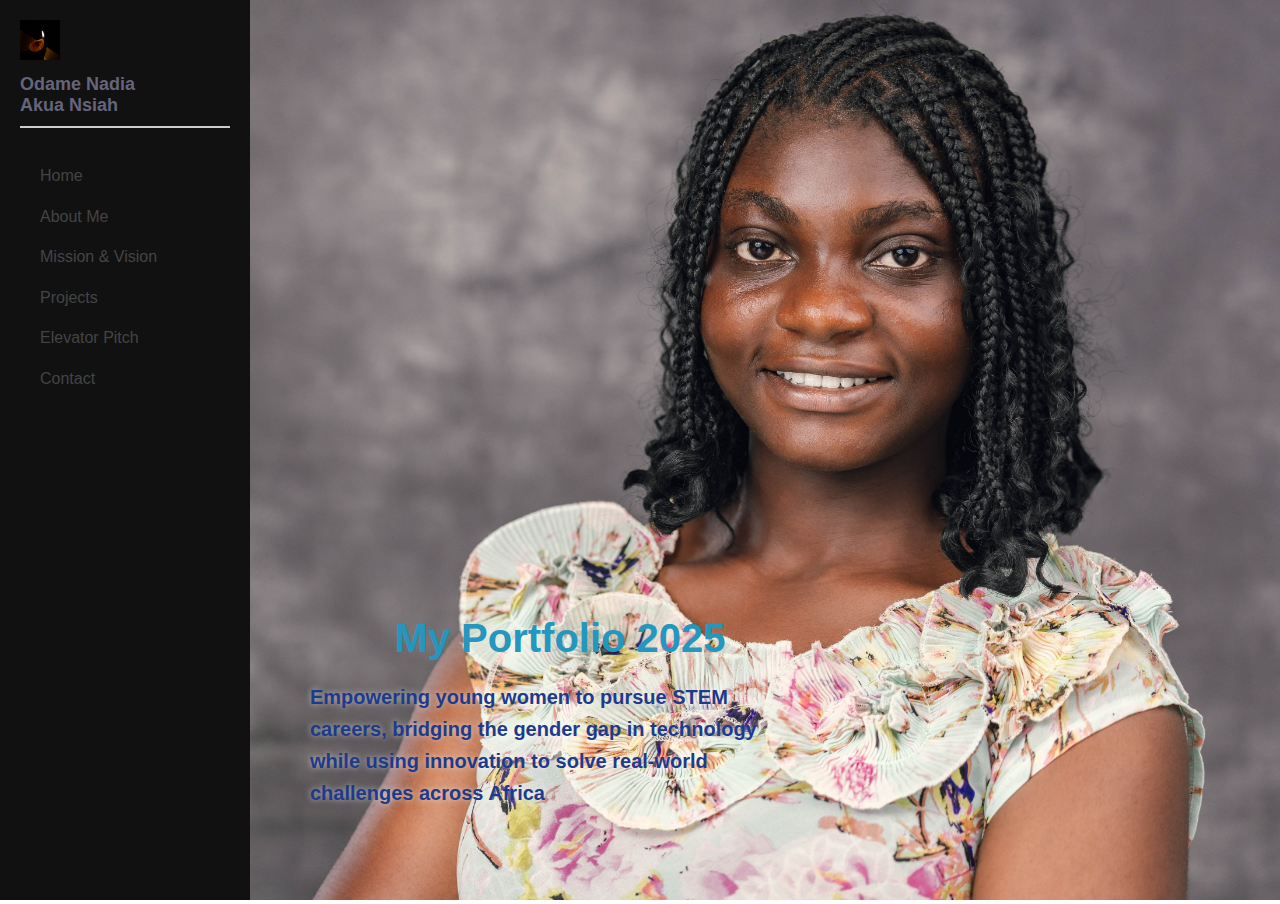
<file: index.html>
<!DOCTYPE html>
<html lang="en">
<head>
  <meta charset="UTF-8">
  <meta name="viewport" content="width=device-width, initial-scale=1.0">
  <title>Nadiya Portfolio 2025</title>
  <link rel="stylesheet" href="style.css">
</head>
<body class="home">
  <div class="container">
    <!-- Sidebar -->
    <nav class="sidebar">
      <div class="logo">
        <img src="images/logo.jpg" alt="My Logo">
      </div>
      <h2>Odame Nadia<br>Akua Nsiah</h2>
      <hr>
      <ul>
        <li><a href="index.html">Home</a></li>
        <li><a href="about.html">About Me</a></li>
        <li><a href="mission.html">Mission & Vision</a></li>
        <li><a href="projects.html">Projects</a></li>
        <li><a href="pitch.html">Elevator Pitch</a></li>
        <li><a href="contact.html">Contact</a></li>
      </ul>
    </nav>

    <!-- Main Section -->
    <section class="main">
      <img src="images/Nadia.jpeg" alt="Nadiya">
      <div class="text-overlay">
        <h1>My Portfolio 2025</h1>
        <p class="mission"><strong>Empowering young women to pursue STEM careers,
    bridging the gender gap in technology while using innovation to solve
    real-world challenges across Africa</strong></p>
      </div>
    </section>
  </div>
</body>
</html>
</file>
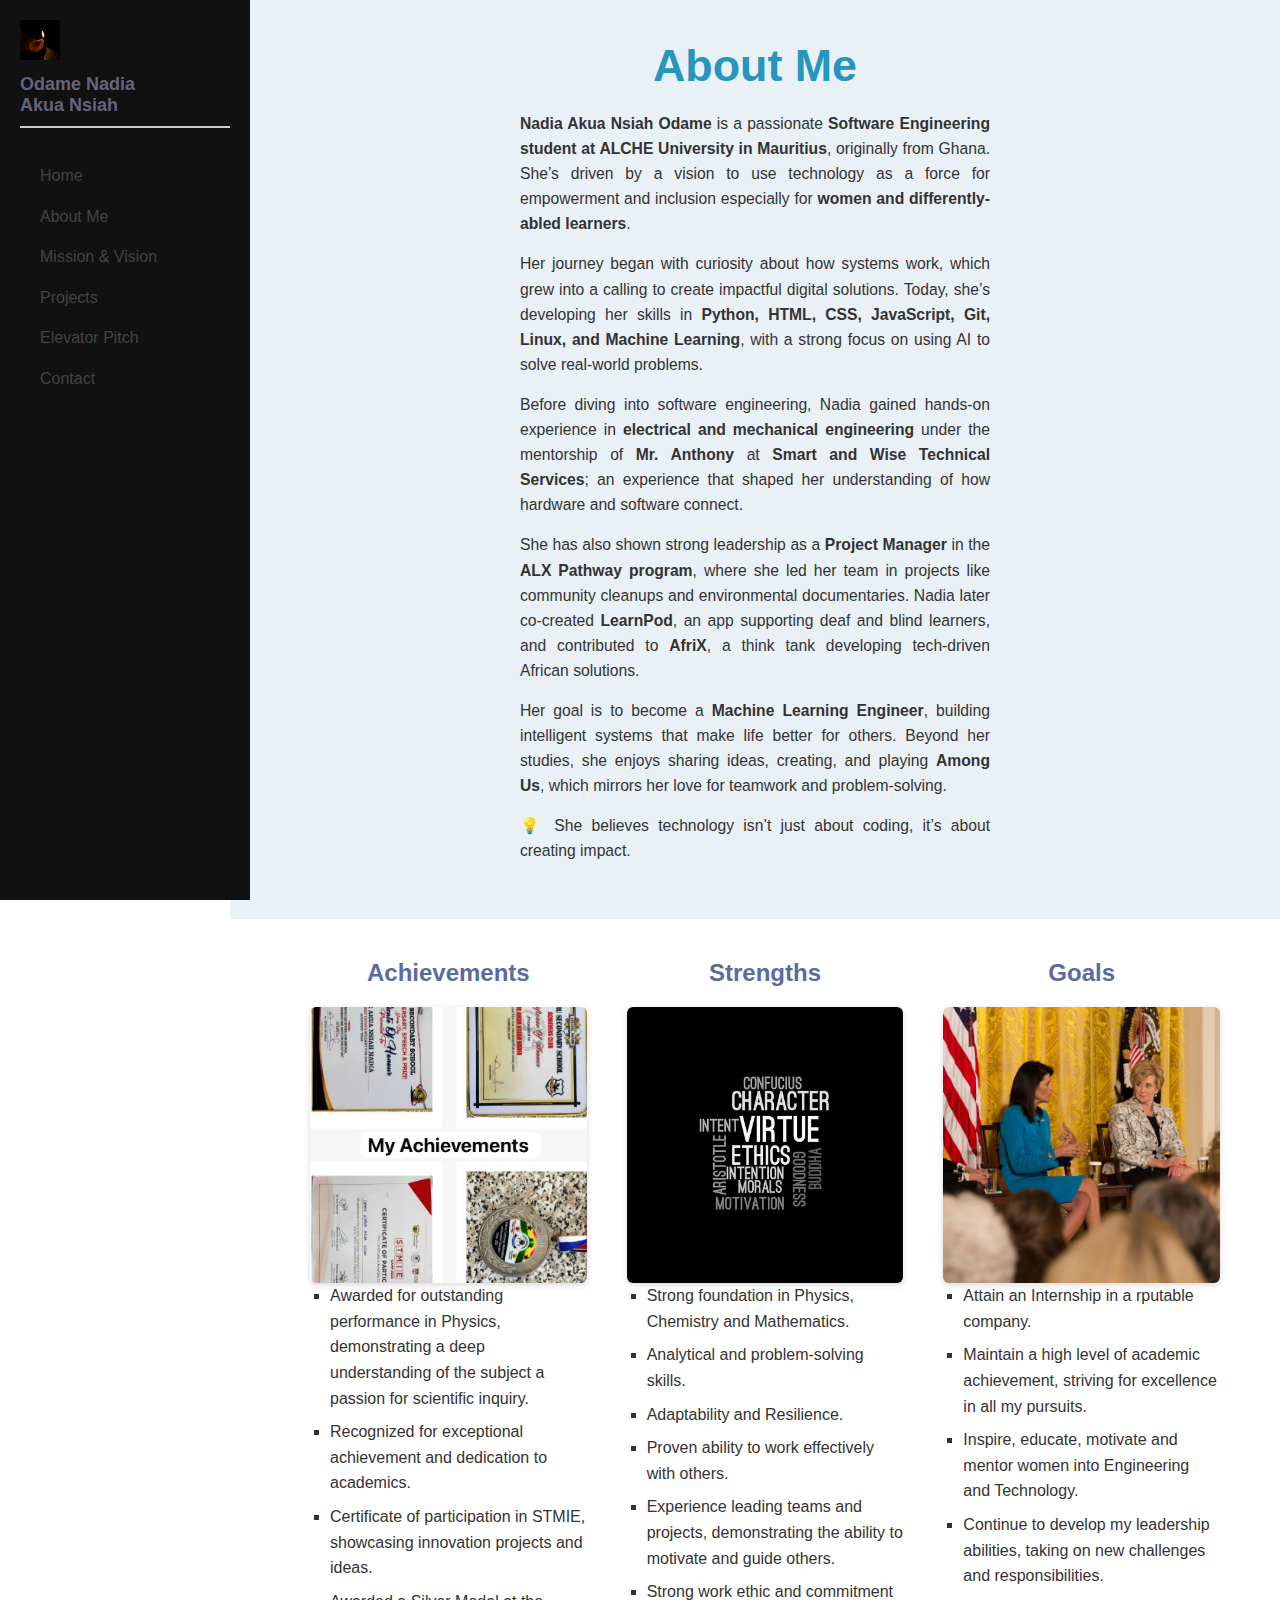
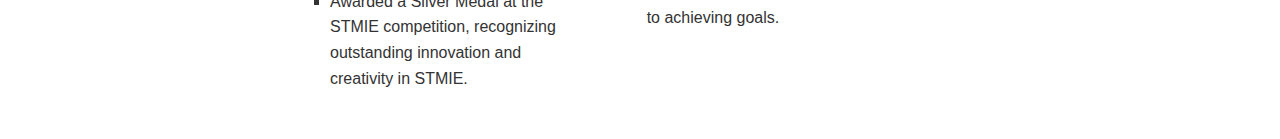
<file: about.html>
<!DOCTYPE html>
<html lang="en">
<head>
  <meta charset="UTF-8">
  <meta name="viewport" content="width=device-width, initial-scale=1.0">
  <title>About Me | Diya Impact Hub</title>
  <link rel="stylesheet" href="style.css">
</head>
<body>
  <div class="container">
    <!-- Sidebar -->
    <nav class="sidebar">
      <div class="logo">
        <img src="images/logo.jpg" alt="My Logo">
      </div>
      <h2>Odame Nadia<br>Akua Nsiah</h2>
      <hr>
      <ul>
        <li><a href="index.html">Home</a></li>
        <li><a href="about.html">About Me</a></li>
        <li><a href="mission.html">Mission & Vision</a></li>
        <li><a href="projects.html">Projects</a></li>
        <li><a href="pitch.html">Elevator Pitch</a></li>
        <li><a href="contact.html">Contact</a></li>
      </ul>
    </nav>
    <!-- Main Content -->
<main>
    <section id="about">
        <h1>About Me</h1>
        <p><strong>Nadia Akua Nsiah Odame</strong> is a passionate <strong>Software Engineering student at ALCHE University in Mauritius</strong>, originally from Ghana. She’s driven by a vision to use technology as a force for empowerment and inclusion especially for <strong>women and differently-abled learners</strong>.</p>
        <p>Her journey began with curiosity about how systems work, which grew into a calling to create impactful digital solutions. Today, she’s developing her skills in <strong>Python, HTML, CSS, JavaScript, Git, Linux, and Machine Learning</strong>, with a strong focus on using AI to solve real-world problems.</p>
        <p>Before diving into software engineering, Nadia gained hands-on experience in <strong>electrical and mechanical engineering</strong> under the mentorship of <strong>Mr. Anthony</strong> at <strong>Smart and Wise Technical Services</strong>; an experience that shaped her understanding of how hardware and software connect.</p>
        <p>She has also shown strong leadership as a <strong>Project Manager</strong> in the <strong>ALX Pathway program</strong>, where she led her team in projects like community cleanups and environmental documentaries. Nadia later co-created <strong>LearnPod</strong>, an app supporting deaf and blind learners, and contributed to <strong>AfriX</strong>, a think tank developing tech-driven African solutions.</p>
        <p>Her goal is to become a <strong>Machine Learning Engineer</strong>, building intelligent systems that make life better for others. Beyond her studies, she enjoys sharing ideas, creating, and playing <strong>Among Us</strong>, which mirrors her love for teamwork and problem-solving.</p>
        <p>💡 She believes technology isn’t just about coding, it’s about creating impact.</p>
    </section>
    <section class="three-columns">
  <div class="column">
    <h2>Achievements</h2>
    <div class="image-grid">
      <img src="images/achievement1.jpg" alt="Certificates">
    </div>
    <ul>
      <li>Awarded for outstanding performance in Physics, demonstrating a deep understanding of the subject a passion for scientific inquiry.</li>
      <li>Recognized for exceptional achievement and dedication to academics.</li>
      <li>Certificate of participation in STMIE, showcasing innovation projects and ideas.</li>
      <li>Awarded a Silver Medal at the STMIE competition, recognizing outstanding innovation and creativity in STMIE.</li>
    </ul>
  </div>

  <div class="column">
    <h2>Strengths</h2>
    <img src="images/strength.jpg" alt="Word Cloud" class="main-image">
    <ul>
      <li>Strong foundation in Physics, Chemistry and Mathematics.</li>
      <li>Analytical and problem-solving skills.</li>
      <li>Adaptability and Resilience.</li>
      <li>Proven ability to work effectively with others.</li>
      <li>Experience leading teams and projects, demonstrating the ability to motivate and guide others.</li>
      <li>Strong work ethic and commitment to achieving goals.</li>
    </ul>
  </div>

  <div class="column">
    <h2>Goals</h2>
    <img src="images/goal.jpg" alt="Goals Discussion" class="main-image">
    <ul>
      <li>Attain an Internship in a rputable company.</li>
      <li>Maintain a high level of academic achievement, striving for excellence in all my pursuits.</li>
      <li>Inspire, educate, motivate and mentor women into Engineering and Technology.</li>
      <li>Continue to develop my leadership abilities, taking on new challenges and responsibilities.</li>
    </ul>
  </div>
</section>
</main>
    </div>
</body>
</html>
</file>
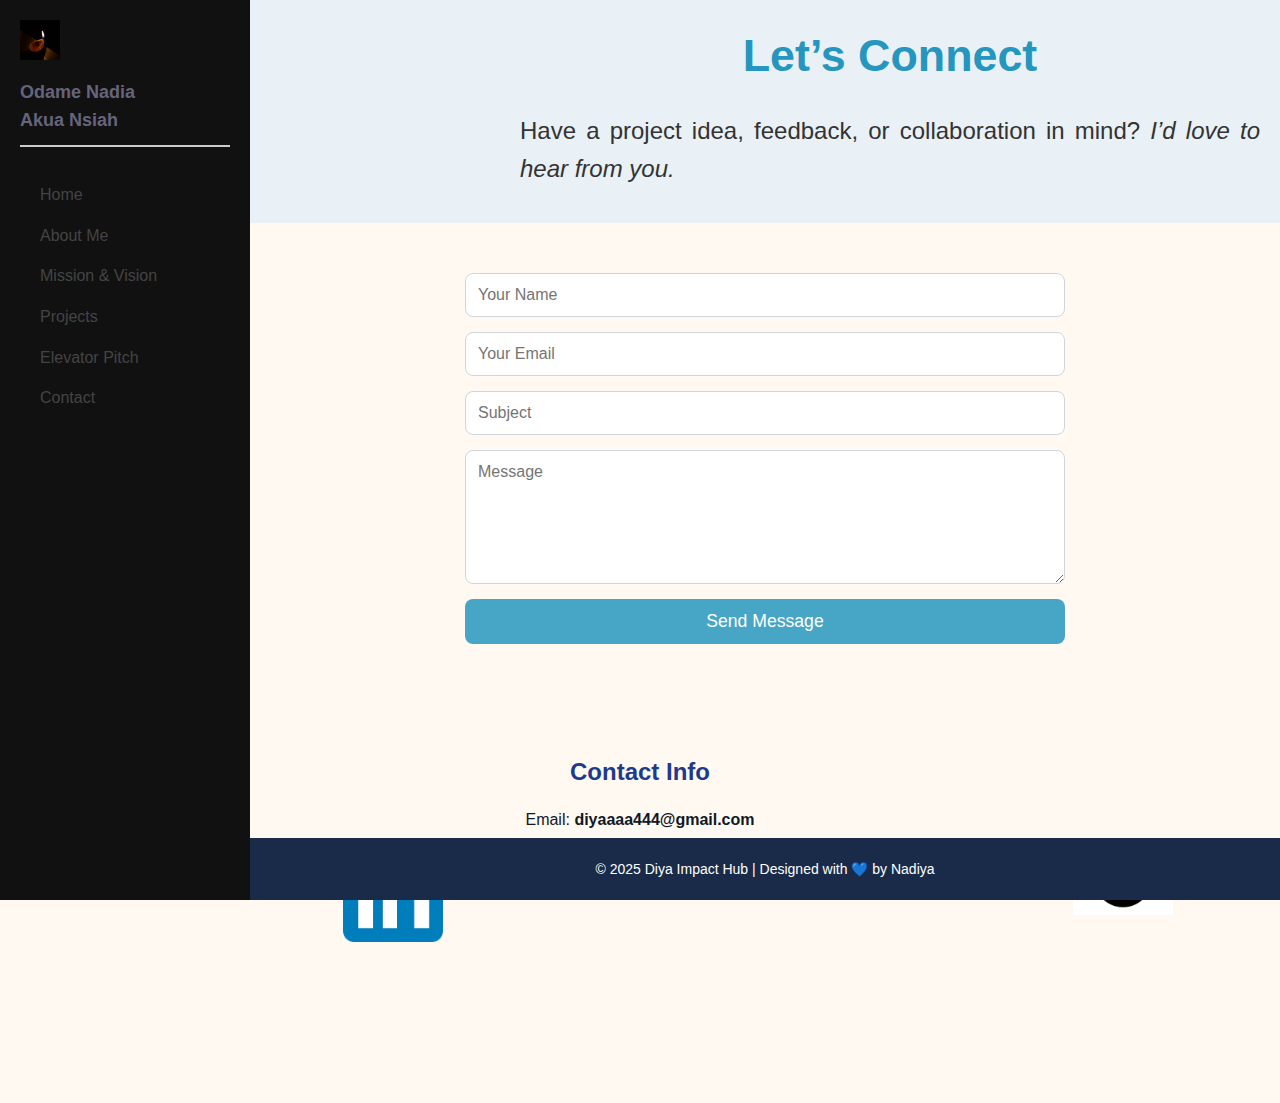
<file: contact.html>
<!DOCTYPE html>
<html lang="en">
<head>
  <meta charset="UTF-8">
  <meta name="viewport" content="width=device-width, initial-scale=1.0">
  <title>Nadiya Portfolio 2025</title>
  <link rel="stylesheet" href="style.css">
</head>
<body class="contact">
  <div class="container">
    <!-- Sidebar -->
    <nav class="sidebar">
      <div class="logo">
        <img src="images/logo.jpg" alt="My Logo">
      </div>
      <h2>Odame Nadia<br>Akua Nsiah</h2>
      <hr>
      <ul>
        <li><a href="index.html">Home</a></li>
        <li><a href="about.html">About Me</a></li>
        <li><a href="mission.html">Mission & Vision</a></li>
        <li><a href="projects.html">Projects</a></li>
        <li><a href="pitch.html">Elevator Pitch</a></li>
        <li><a href="contact.html">Contact</a></li>
      </ul>
    </nav>
    <main>
    <section id="contact-hero">
    <h1>Let’s Connect</h1>
    <p>Have a project idea, feedback, or collaboration in mind? <em>I’d love to hear from you.</em></p>
     </section>

  <section class="contact-container">
    <form class="contact-form">
      <input type="text" placeholder="Your Name" required>
      <input type="email" placeholder="Your Email" required>
      <input type="text" placeholder="Subject" required>
      <textarea placeholder="Message" rows="6" required></textarea>
      <button type="submit">Send Message</button>
      <p id="successMessage" style="display: none; color: green; text-align: center; font-weight: bold;">
  ✅ Thank you! Your message has been sent.
</p>
    </form>

    <div class="contact-info">
      <h2>Contact Info</h2>
      <p>Email: <strong>diyaaaa444@gmail.com</strong></p>
      <div class="social-links">
        <a href="#"><img src="images/linkedIn.png" alt="LinkedIn"></a>
        <a href="#"><img src="images/github.png" alt="GitHub"></a>
        <a href="#"><img src="images/twitter.png" alt="Twitter"></a>
      </div>
    </div>
  </section>
  </main>
  <footer>
    <p>© 2025 Diya Impact Hub | Designed with 💙 by Nadiya</p>
  </footer>
  <script>
  const form = document.getElementById('contactForm');
  const message = document.getElementById('successMessage');

  form.addEventListener('submit', function(event) {
    event.preventDefault(); // Stop the form from reloading the page
    message.style.display = 'block'; // Show success message
    form.reset(); // Clear the input fields

    // Optional: hide the message after 4 seconds
    setTimeout(() => {
      message.style.display = 'none';
    }, 4000);
  });
</script>

</body>
</html>
</file>
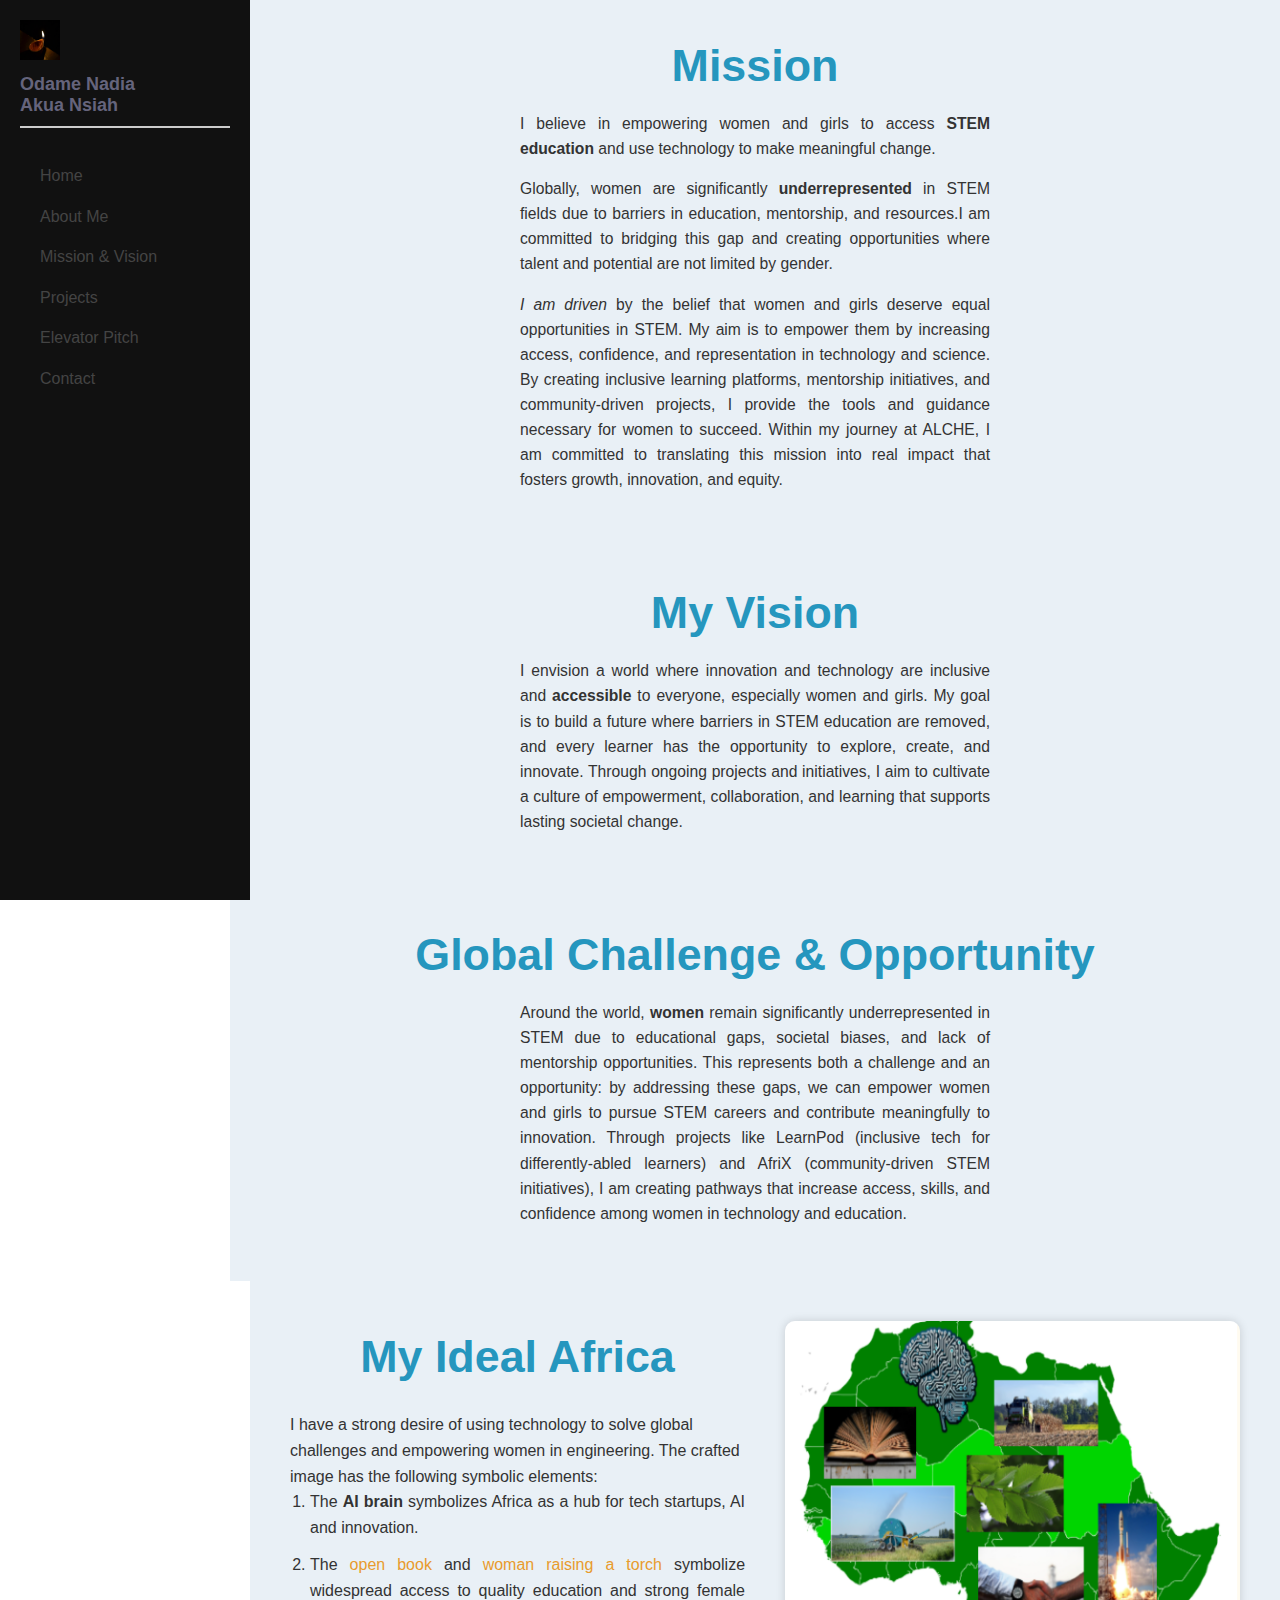
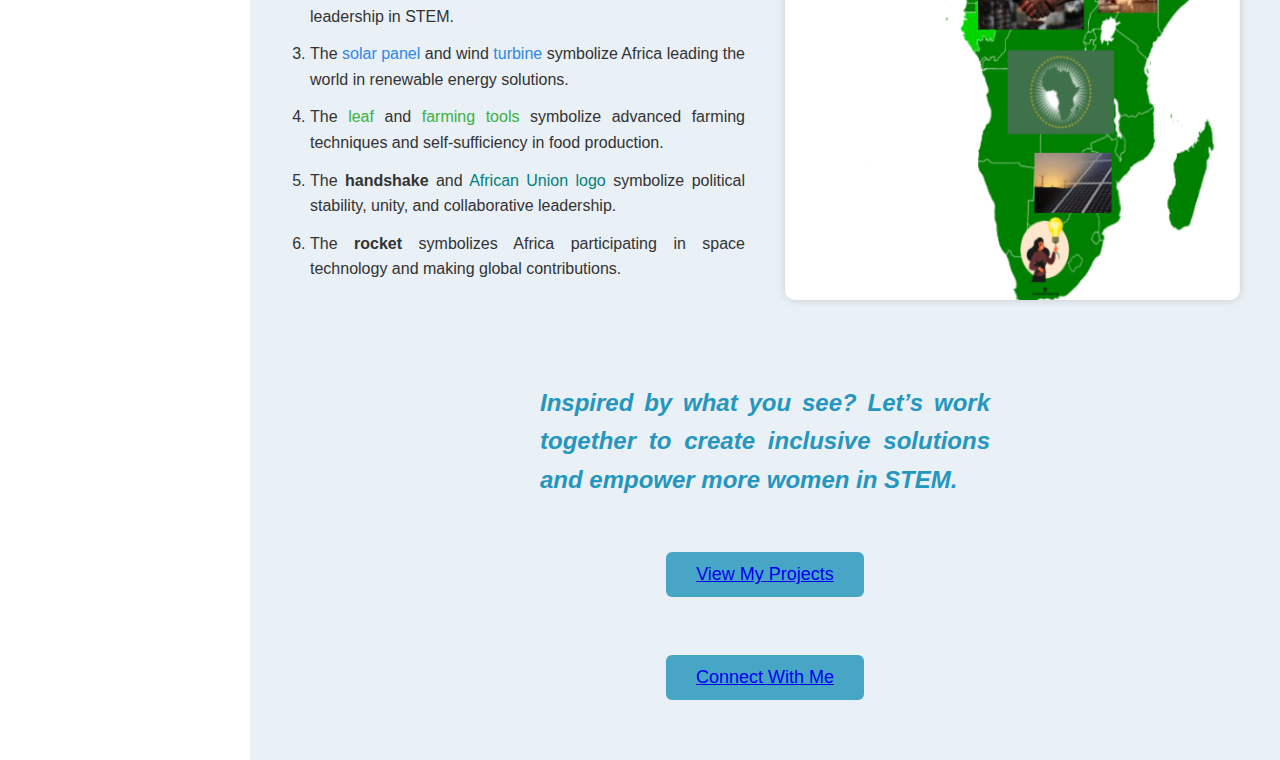
<file: mission.html>
<!DOCTYPE html>
<html lang="en">
<head>
  <meta charset="UTF-8">
  <meta name="viewport" content="width=device-width, initial-scale=1.0">
  <title>Nadiya Portfolio 2025</title>
  <link rel="stylesheet" href="style.css">
</head>
<body>
  <div class="container">
    <!-- Sidebar -->
    <nav class="sidebar">
      <div class="logo">
        <img src="images/logo.jpg" alt="My Logo">
      </div>
      <h2>Odame Nadia<br>Akua Nsiah</h2>
      <hr>
      <ul>
        <li><a href="index.html">Home</a></li>
        <li><a href="about.html">About Me</a></li>
        <li><a href="mission.html">Mission & Vision</a></li>
        <li><a href="projects.html">Projects</a></li>
        <li><a href="pitch.html">Elevator Pitch</a></li>
        <li><a href="contact.html">Contact</a></li>
      </ul>
    </nav>
  
   <!-- Main Content -->
    <main>
    <section id="mission">
        <h1>Mission</h1>
        <p>I believe in empowering women and girls to access <strong>STEM education</strong> and use technology to make meaningful change.</p>
        <p>Globally, women are significantly <strong>underrepresented</strong> in STEM fields due to barriers in education, mentorship, and resources.I am committed to bridging this gap and creating opportunities where talent and potential are not limited by gender.</p>
        <p><em>I am driven</em> by the belief that women and girls deserve equal opportunities in STEM. My aim is to empower them by increasing access, confidence, and representation in technology and science. By creating inclusive learning platforms, mentorship initiatives, and community-driven projects, I provide the tools and guidance necessary for women to succeed. Within my journey at ALCHE, I am committed to translating this mission into real impact that fosters growth, innovation, and equity.</p>
    </section>
    <section id="vision">
        <h1>My Vision</h1>
        <p>I envision a world where innovation and technology are inclusive and <strong>accessible</strong> to everyone, especially women and girls. My goal is to build a future where barriers in STEM education are removed, and every learner has the opportunity to explore, create, and innovate. Through ongoing projects and initiatives, I aim to cultivate a culture of empowerment, collaboration, and learning that supports lasting societal change.</p>
    </section>
    <section id="gcgo">
        <h2>Global Challenge & Opportunity</h2>
        <p>Around the world, <strong>women</strong> remain significantly underrepresented in STEM due to educational gaps, societal biases, and lack of mentorship opportunities. This represents both a challenge and an opportunity: by addressing these gaps, we can empower women and girls to pursue STEM careers and contribute meaningfully to innovation. Through projects like LearnPod (inclusive tech for differently-abled learners) and AfriX (community-driven STEM initiatives), I am creating pathways that increase access, skills, and confidence among women in technology and education.</p>
    </section>
    <section id="ideal-africa">
  <div class="content-wrapper">
    <div class="text-section">
      <h1>My Ideal Africa</h1>
      <p>
        I have a strong desire of using technology to solve global challenges
        and empowering women in engineering. The crafted image has the following
        symbolic elements:
      </p>

      <ol>
        <li>
          The <strong>AI brain</strong> symbolizes Africa as a hub for tech startups,
          AI and innovation.
        </li>
        <li>
          The <span class="highlight-orange">open book</span> and
          <span class="highlight-orange">woman raising a torch</span> symbolize
          widespread access to quality education and strong female leadership in STEM.
        </li>
        <li>
          The <span class="highlight-blue">solar panel</span> and wind
          <span class="highlight-blue">turbine</span> symbolize Africa leading the
          world in renewable energy solutions.
        </li>
        <li>
          The <span class="highlight-green">leaf</span> and
          <span class="highlight-green">farming tools</span> symbolize advanced
          farming techniques and self-sufficiency in food production.
        </li>
        <li>
          The <strong>handshake</strong> and
          <span class="highlight-teal">African Union logo</span> symbolize political
          stability, unity, and collaborative leadership.
        </li>
        <li>
          The <strong>rocket</strong> symbolizes Africa participating in space
          technology and making global contributions.
        </li>
      </ol>
    </div>

    <div class="image-section">
      <img src="images/Screenshot 2025-11-10 160825.png" alt="My Ideal Africa Map">
    </div>
  </div>
</section>
    <section id="call2action">
        <p><strong><em>Inspired by what you see? Let’s work together to create inclusive solutions and empower more women in STEM.</em></strong></p><br>
        <button><a href="projects.html">View My Projects</a></button><br>
        <button><a href="contact.html">Connect With Me</a></button>
    </section>
    </main>
  </div>
</body>
</html>
</file>
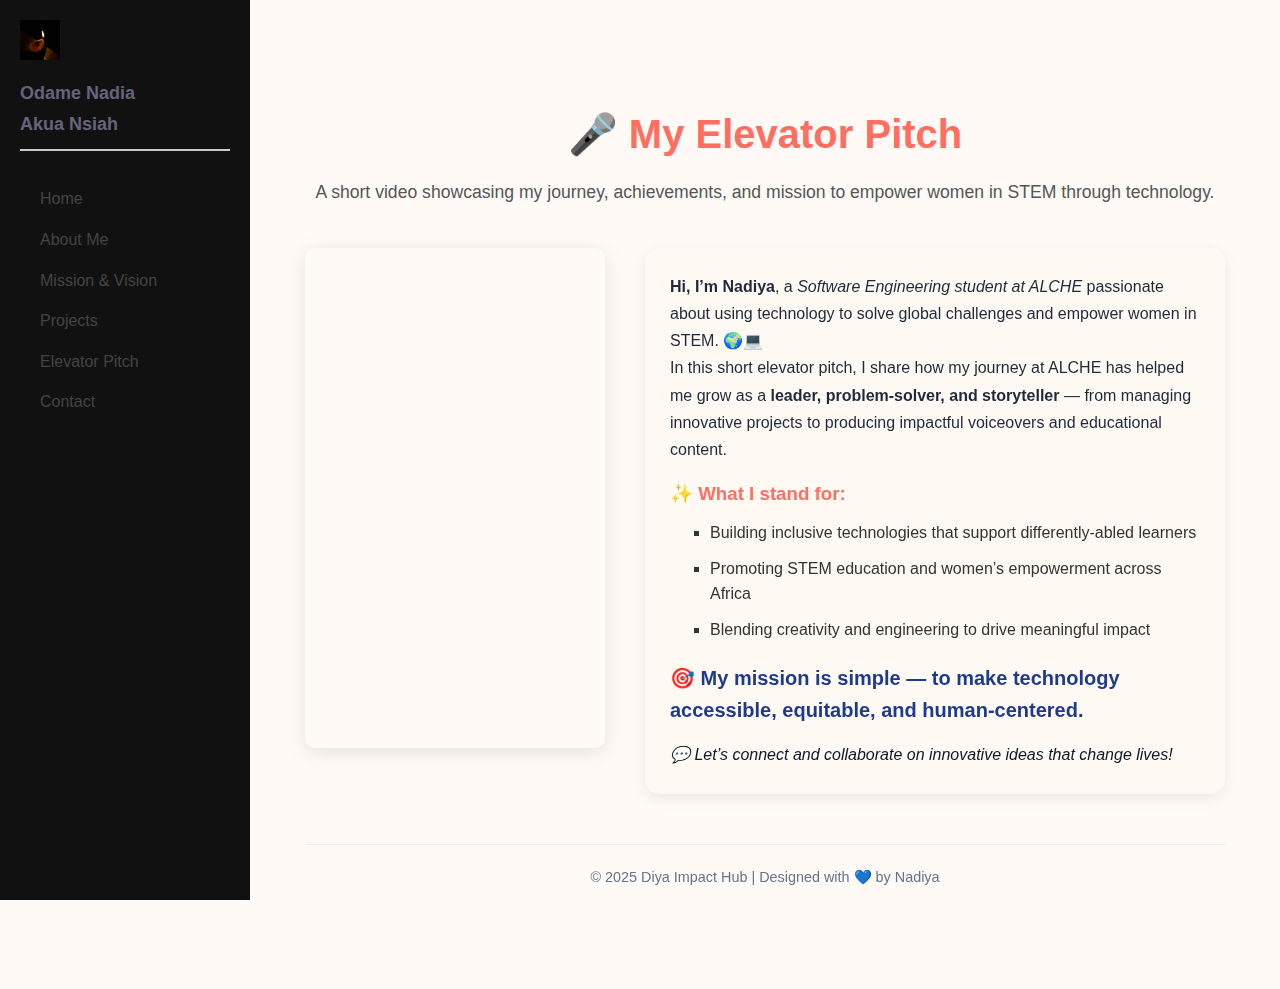
<file: pitch.html>
<!DOCTYPE html>
<html lang="en">
<head>
  <meta charset="UTF-8">
  <meta name="viewport" content="width=device-width, initial-scale=1.0">
  <title>Nadiya Portfolio 2025</title>
  <link rel="stylesheet" href="style.css">
</head>
<body class="pitch">
  <div class="container1">
    <!-- Sidebar -->
    <nav class="sidebar">
      <div class="logo">
        <img src="images/logo.jpg" alt="My Logo">
      </div>
      <h2>Odame Nadia<br>Akua Nsiah</h2>
      <hr>
      <ul>
        <li><a href="index.html">Home</a></li>
        <li><a href="about.html">About Me</a></li>
        <li><a href="mission.html">Mission & Vision</a></li>
        <li><a href="projects.html">Projects</a></li>
        <li><a href="pitch.html">Elevator Pitch</a></li>
        <li><a href="contact.html">Contact</a></li>
      </ul>
    </nav>
     <div class="container1">
    <div class="content">
      <h1>🎤 My Elevator Pitch</h1>
      <p class="intro">
        A short video showcasing my journey, achievements, and mission to empower women in STEM through technology.
      </p>

      <div class="video-section">
        <div class="video-wrapper">
          <iframe width="2000" height="500" 
            src="https://www.youtube.com/embed/XJCMgKQMOOs/" 
            title="Nadiya Elevator Pitch" 
            frameborder="0" 
            allowfullscreen>
          </iframe>
        </div>

        <div class="video-description">
          <p><strong>Hi, I’m Nadiya</strong>, a <em>Software Engineering student at ALCHE</em> passionate about using technology to solve global challenges and empower women in STEM. 🌍💻</p>

          <p>In this short elevator pitch, I share how my journey at ALCHE has helped me grow as a <strong>leader, problem-solver, and storyteller</strong> — from managing innovative projects to producing impactful voiceovers and educational content.</p>

          <h3>✨ What I stand for:</h3>
          <ul>
            <li>Building inclusive technologies that support differently-abled learners</li>
            <li>Promoting STEM education and women’s empowerment across Africa</li>
            <li>Blending creativity and engineering to drive meaningful impact</li>
          </ul>

          <p class="mission"><strong>🎯 My mission</strong> is simple — to make technology accessible, equitable, and human-centered.</p>

          <p class="cta">💬 Let’s connect and collaborate on innovative ideas that change lives!</p>
        </div>
      </div>

      <p class="footer">© 2025 Diya Impact Hub | Designed with 💙 by Nadiya</p>
    </div>
  </div>
</body>
</html>
</file>
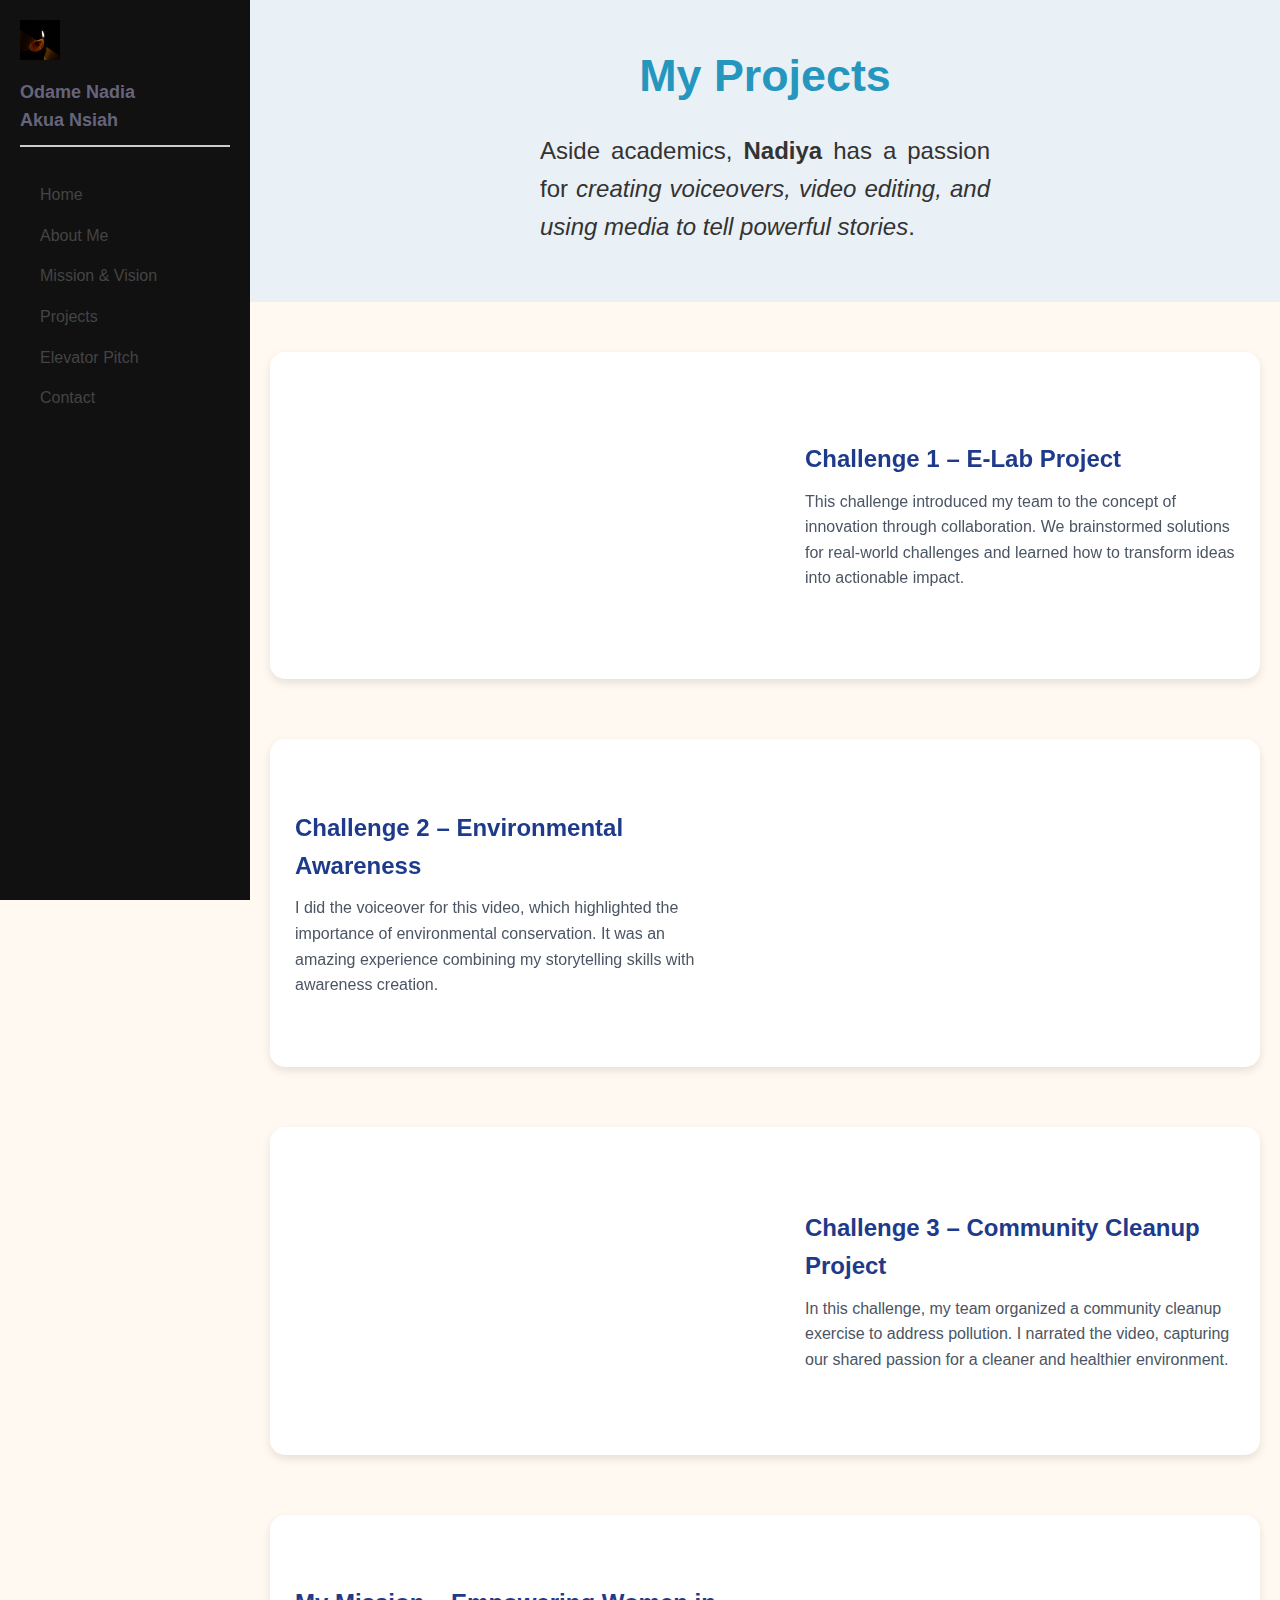
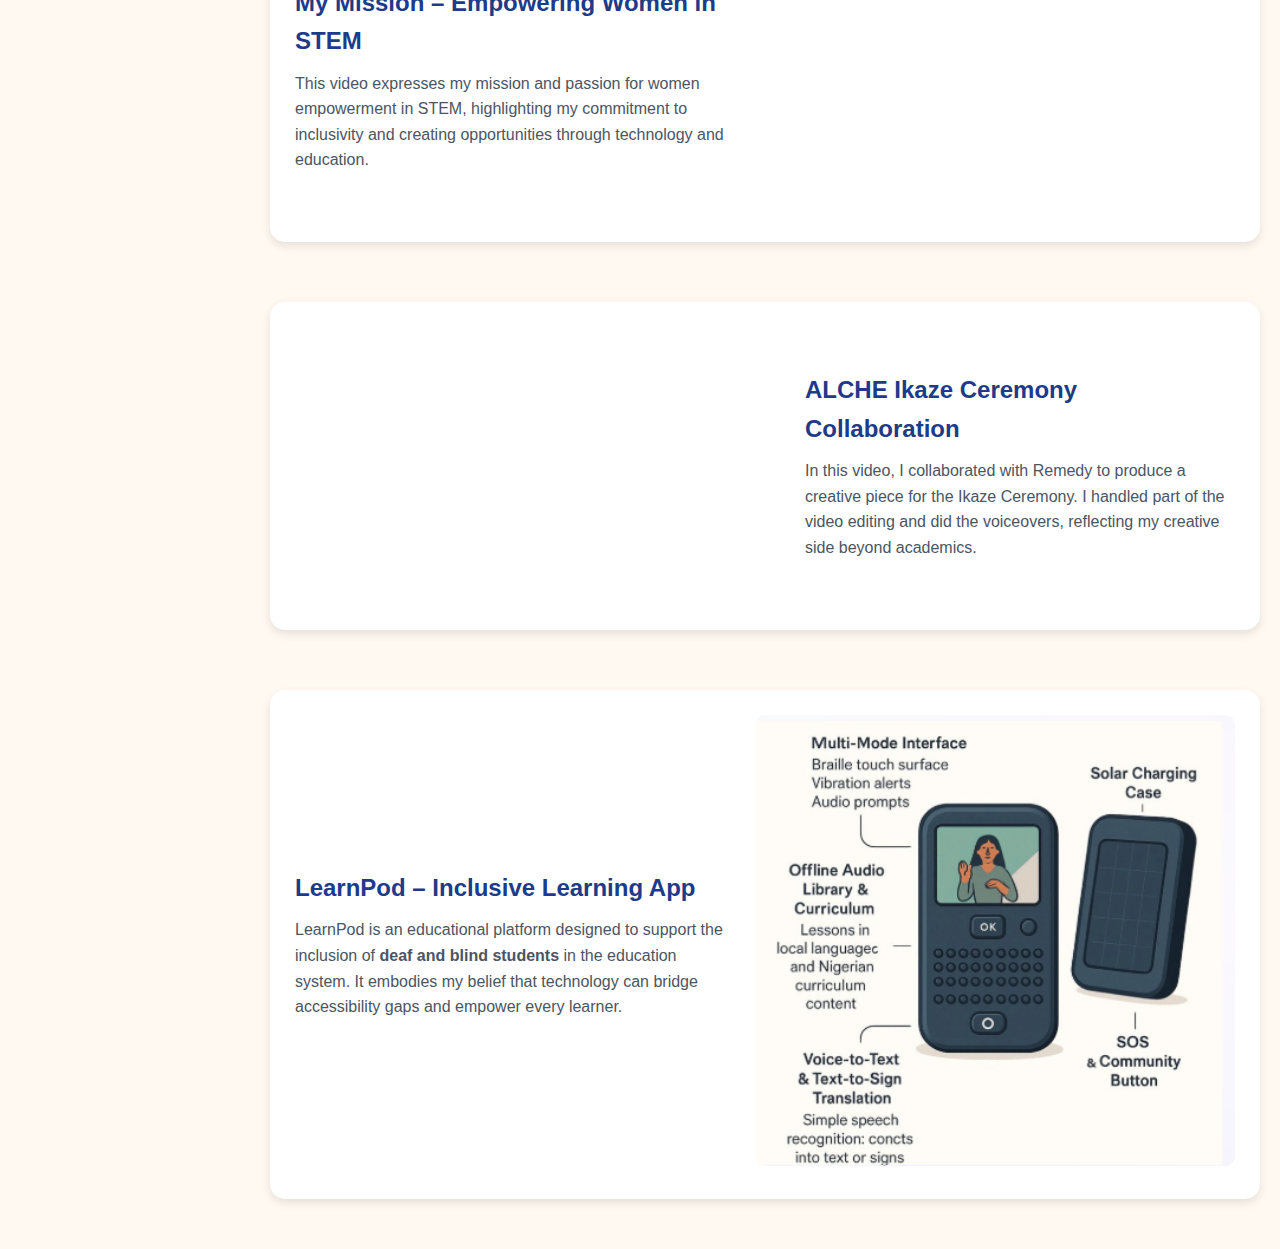
<file: projects.html>
<!DOCTYPE html>
<html lang="en">
<head>
  <meta charset="UTF-8">
  <meta name="viewport" content="width=device-width, initial-scale=1.0">
  <title>Nadiya Portfolio 2025</title>
  <link rel="stylesheet" href="style.css">
</head>
<body class="project">
  <div class="container">
    <!-- Sidebar -->
    <nav class="sidebar">
      <div class="logo">
        <img src="images/logo.jpg" alt="My Logo">
      </div>
      <h2>Odame Nadia<br>Akua Nsiah</h2>
      <hr>
      <ul>
        <li><a href="index.html">Home</a></li>
        <li><a href="about.html">About Me</a></li>
        <li><a href="mission.html">Mission & Vision</a></li>
        <li><a href="projects.html">Projects</a></li>
        <li><a href="pitch.html">Elevator Pitch</a></li>
        <li><a href="contact.html">Contact</a></li>
      </ul>
    </nav>
    <main>
    <section id="hero">
    <h1>My Projects</h1>
    <p>Aside academics, <strong>Nadiya</strong> has a passion for <em>creating voiceovers, video editing, and using media to tell powerful stories</em>.</p>
    </section>
  <div class=""main-content">
  <section class="projects-container">

    <!-- E-Lab Challenge 1 -->
    <section class="project-card">
      <div class="video">
        <iframe src="https://www.youtube.com/embed/AWnmRJBp9gY" frameborder="0" allowfullscreen></iframe>
      </div>
      <div class="project-info">
        <h2>Challenge 1 – E-Lab Project</h2>
        <p>This challenge introduced my team to the concept of innovation through collaboration. We brainstormed solutions for real-world challenges and learned how to transform ideas into actionable impact.</p>
      </div>
    </section>

    <!-- E-Lab Challenge 2 -->
    <section class="project-card">
      <div class="video">
        <iframe src="https://www.youtube.com/embed/rOorv0lkySk" frameborder="0" allowfullscreen></iframe>
      </div>
      <div class="project-info">
        <h2>Challenge 2 – Environmental Awareness</h2>
        <p>I did the voiceover for this video, which highlighted the importance of environmental conservation. It was an amazing experience combining my storytelling skills with awareness creation.</p>
      </div>
    </section>

    <!-- E-Lab Challenge 3 -->
    <section class="project-card">
      <div class="video">
        <iframe src="https://www.youtube.com/embed/nDup_BXv1ws" frameborder="0" allowfullscreen></iframe>
      </div>
      <div class="project-info">
        <h2>Challenge 3 – Community Cleanup Project</h2>
        <p>In this challenge, my team organized a community cleanup exercise to address pollution. I narrated the video, capturing our shared passion for a cleaner and healthier environment.</p>
      </div>
    </section>

    <!-- Mission Video -->
    <section class="project-card">
      <div class="video">
        <iframe src="https://www.youtube.com/embed/li-pvV1NeDE" frameborder="0" allowfullscreen></iframe>
      </div>
      <div class="project-info">
        <h2>My Mission – Empowering Women in STEM</h2>
        <p>This video expresses my mission and passion for women empowerment in STEM, highlighting my commitment to inclusivity and creating opportunities through technology and education.</p>
      </div>
    </section>

    <!-- Ikaze Ceremony Video -->
    <section class="project-card">
      <div class="video">
        <iframe src="https://www.youtube.com/embed/YG5sSEsCxvs" frameborder="0" allowfullscreen></iframe>
      </div>
      <div class="project-info">
        <h2>ALCHE Ikaze Ceremony Collaboration</h2>
        <p>In this video, I collaborated with Remedy to produce a creative piece for the Ikaze Ceremony. I handled part of the video editing and did the voiceovers, reflecting my creative side beyond academics.</p>
      </div>
    </section>

    <!-- LearnPod Project -->
    <section class="project-card">
      <div class="image">
        <img src="images/Learnpod.png" alt="LearnPod Project">
      </div>
      <div class="project-info">
        <h2>LearnPod – Inclusive Learning App</h2>
        <p>LearnPod is an educational platform designed to support the inclusion of <strong>deaf and blind students</strong> in the education system. It embodies my belief that technology can bridge accessibility gaps and empower every learner.</p>
      </div>
    </section>
    </section>
  </main>
  </div>
</body>
</html>
</file>
<file: style.css>
* {
  margin: 0;
  padding: 0;
  box-sizing: border-box;
  font-family: "Poppins", sans-serif;
}

body.home {
  display: flex;
  min-height: 100vh;
  overflow: auto;
}

/* Layout wrapper */
.container {
  display: flex;
  width: 100%;
}

/* Sidebar */
.sidebar {
 position: fixed;         
  top: 0;
  left: 0;
  width: 250px;            
  height: 100vh;           
  background-color: #111;  
  color: white;
  padding: 20px;
  box-sizing: border-box;
  z-index: 1000;    
}

.sidebar img {
  width: 40px;
  height: 40px;
  margin-bottom: 10px;
}

.sidebar h2 {
  font-size: 18px;
  color: #65647c;
  margin-bottom: 10px;
}

.sidebar hr {
  width: 100%;
  margin: 10px 0;
  border: 0.5px solid #ccc;
}

.sidebar ul {
  list-style: none;
  padding-top: 10px;
}

.sidebar ul li {
  margin: 15px 0;
}

.sidebar ul li a {
  text-decoration: none;
  color: #444;
  font-size: 16px;
}

.sidebar ul li a:hover {
  color: #0078d7;
}

/* Main image section */
.main {
 margin-left: 230px;      
  width: calc(100% - 230px);
  position: relative;
}

.main img {
  width: 100%;
  height: 100vh;
  object-fit: cover;
}

/* Text overlay */
.text-overlay {
  position: absolute;
  bottom: 80px;
  left: 80px;
}

.text-overlay h1 {
  color: #2596be;
  font-size: 40px;
  font-weight: 700;
}

.mission {
  color: #2c2c2c;
  font-size: 20px;
  margin-top: 20px;
  max-width: 500px;
  line-height: 1.6;
  text-shadow: 0 0 6px rgba(255, 255, 255, 0.6);
}



/* About Section */
#about {
    flex: 1;
    max-width:2000px;
    margin:0 auto;
    padding: 40px 40px;
     background-color: #e9f0f6;
     margin-left: 230px;      
     width: calc(100% - 230px);
     position: relative;
}

#about h1 {
    text-align: center;
    font-size: 2.8em;
    margin-bottom: 20px;
    color: #2596be;
}

#about p {
    font-size: 0.98em;
    line-height: 1.6;
    color: #333;
    margin-bottom: 15px;
    text-align: justify;
    margin-left: 250px;
    margin-right: 250px;
}   

.three-columns {
  display: flex;
  justify-content: space-between;
  align-items: flex-start;
  gap: 40px;
  padding: 40px 60px;
  background-color: #ffffff;
  box-sizing: border-box;
  margin-left: 250px; 
  width: calc(100% - 250px);
}

.column {
  flex: 1;
  text-align: left;
}

.column h2 {
  text-align: center;
  color: #5a6ba0; 
  font-size: 24px;
  margin-bottom: 20px;
}


.image-grid img, .main-image {
  width: 100%;
  border-radius: 6px;
  object-fit: cover;
  box-shadow: 0 2px 6px rgba(0, 0, 0, 0.15);
  display: block;
}

ul {
  list-style-type: square;
  padding-left: 20px;
  line-height: 1.6;
  font-size: 16px;
  color: #333;
}

li {
  margin-bottom: 8px;
}

@media (max-width: 900px) {
  .three-columns {
    flex-direction: column;
    gap: 60px;
  }
}



/* Mission Section */
#mission {
  flex: 1;
    max-width:2000px;
    margin:0 auto;
    padding: 40px 40px;
     background-color: #e9f0f6;
     margin-left: 230px;      
     width: calc(100% - 230px);
     position: relative;
}

#mission h1 {
    text-align: center;
    font-size: 2.8em;
    margin-bottom: 20px;
    color: #2596be;
}


#mission p {
    font-size: 0.98em;
    line-height: 1.6;
    color: #333;
    margin-bottom: 15px;
    text-align: justify;
    margin-left: 250px;
    margin-right: 250px;
}


#vision {
    flex: 1;
    max-width:2000px;
    margin:0 auto;
    padding: 40px;
     background-color: #e9f0f6;
     margin-left: 230px;      
     width: calc(100% - 230px);
     position: relative;
}

#vision h1 {
    text-align: center;
    font-size: 2.8em;
    margin-bottom: 20px;
    color: #2596be;
}

#vision p {
    font-size: 0.98em;
    line-height: 1.6;
    color: #333;
    margin-bottom: 15px;
    text-align: justify;
    margin-left: 250px;
    margin-right: 250px;
} 

#gcgo {
    flex: 1;
    max-width:2000px;
    margin:0 auto;
    padding: 40px 40px;
     background-color: #e9f0f6;
     margin-left: 230px;      
     width: calc(100% - 230px);
     position: relative;
}

#gcgo h2 {
    text-align: center;
    font-size: 2.8em;
    margin-bottom: 20px;
    color: #2596be;
}

#gcgo p {
    font-size: 0.98em;
    line-height: 1.6;
    color: #333;
    margin-bottom: 15px;
    text-align: justify;
    margin-left: 250px;
    margin-right: 250px;
} 

#call2action {
    flex: 1;
    max-width:2000px;
    margin:0 auto;
    padding: 40px 40px;
     background-color: #e9f0f6;
     margin-left: 250px;      
     width: calc(100% - 250px);
     position: relative;
}

#call2action p{
    font-size: 1.5em;
    line-height: 1.6;
    color: #2596be;
    margin-bottom: 15px;
    text-align: justify;
    margin-left: 250px;
    margin-right: 250px;
}

#call2action button {
    display: block;
    margin: 20px auto;
    padding: 12px 30px;
    font-size: 18px;
    color: #fff;
    background-color: #47a6c6;
    border: none;
    border-radius: 6px;
    cursor: pointer;
}

#ideal-africa {
  flex: 1;
  max-width: 2000px;
  margin: 0 auto;
  padding: 40px;
  background-color: #e9f0f6;
  margin-left: 250px; 
  width: calc(100% - 250px);
  position: relative;
  box-sizing: border-box;
}

/* Layout for text and image */
#ideal-africa .content-wrapper {
  display: flex;
  justify-content: center;
  align-items: flex-start;
  gap: 40px;
  flex-wrap: wrap;
}

/* Text section */
#ideal-africa .text-section {
  flex: 1;
  min-width: 320px;
  max-width: 600px;
  font-family: "Poppins", sans-serif;
  color: #333;
  line-height: 1.6;
}

#ideal-africa h1 {
  text-align: center;
  font-size: 2.8em;
  color: #2596be;
  margin-bottom: 20px;
}

#ideal-africa ol {
  margin-left: 20px;
}

#ideal-africa li {
  margin-bottom: 12px;
  text-align: justify;
}

/* Highlighted words */
.highlight-orange { color: #e89b2d; }
.highlight-blue { color: #2d88e8; }
.highlight-green { color: #3cb043; }
.highlight-teal { color: #008080; }

/* Image section */
#ideal-africa .image-section {
  flex: 1;
  min-width: 300px;
  text-align: center;
}

#ideal-africa .image-section img {
  max-width: 100%;
  height: auto;
  border-radius: 10px;
  box-shadow: 0 0 10px rgba(0,0,0,0.15);
}

/* Responsive behavior */
@media (max-width: 900px) {
  #ideal-africa .content-wrapper {
    flex-direction: column;
    align-items: center;
  }
}



/* Projects Section */
* {
  margin: 0;
  padding: 0;
  box-sizing: border-box;
  font-family: "Poppins", sans-serif;
}

body.project {
  background-color: #fff9f2;
  color: #111827;
  line-height: 1.6;
}

#hero {
   flex: 1;
    max-width:2000px;
    margin:0 auto;
    padding: 40px 40px;
     background-color: #e9f0f6;
     margin-left: 250px;      
     width: calc(100% - 250px);
     position: relative;
}

#hero h1 {
  text-align: center;
    font-size: 2.8em;
    margin-bottom: 20px;
    color: #2596be;
}

#hero p {
  font-size: 1.5em;
    line-height: 1.6;
    color: #333;
    margin-bottom: 15px;
    text-align: justify;
    margin-left: 250px;
    margin-right: 250px;
}

.projects-container {
  display: flex;
  flex-direction: column;
  align-items: center;
  padding: 50px 20px;
  gap: 60px;
  width: calc(100% - 250px);
  margin-left: 250px;
}

.project-card {
  display: flex;
  align-items: center;
  justify-content: center;
  gap: 30px;
  max-width: 1100px;
  background-color: #ffffff;
  border-radius: 15px;
  box-shadow: 0 4px 10px rgba(0,0,0,0.1);
  padding: 25px;
  transition: transform 0.3s ease, box-shadow 0.3s ease;
}

.project-card:hover {
  transform: translateY(-5px);
  box-shadow: 0 8px 18px rgba(0,0,0,0.15);
}

.project-card:nth-child(even) {
  flex-direction: row-reverse;
}

.video iframe {
  width: 480px;
  height: 270px;
  border-radius: 10px;
}

.image img {
  width: 480px;
  height: auto;
  border-radius: 10px;
  object-fit: cover;
}

.project-info {
  max-width: 550px;
}

.project-info h2 {
  color: #1e3a8a;
  font-size: 1.5rem;
  margin-bottom: 10px;
}

.project-info p {
  color: #4b5563;
}

/* Responsive Design */
@media (max-width: 900px) {
  .project-card {
    flex-direction: column;
    text-align: center;
  }

  .video iframe, .image img {
    width: 100%;
  }
}




/* Contact Section */
* {
  margin: 0;
  padding: 0;
  box-sizing: border-box;
  font-family: "Poppins", sans-serif;
}

body.contact {
  background-color: #fff9f2;
  color: #111827;
  line-height: 1.6;
}

#contact-hero {
  flex: 1;
  max-width: 2000px;
  margin: 0 auto;
  padding: 20px 20px;
  background-color: #e9f0f6;
  width: calc(100% - 250px);
  margin-left: 250px;
  text-align: center;
}

#contact-hero h1 {
  text-align: center;
  font-size: 2.8em;
  margin-bottom: 20px;
  color: #2596be;
  width: calc(100% - 250px);
  margin-left: 250px;
}

#contact-hero p {
  font-size: 1.5em;
  line-height: 1.6;
  color: #333;
  margin-bottom: 15px;
  text-align: justify;
  margin-left: auto;
  margin-right: auto;
  width: calc(100% - 250px);
  margin-left: 250px;
}

.contact-container {
  display: flex;
  flex-direction: column;
  align-items: center;
  padding: 50px 20px;
  gap: 40px;
}

.contact-form {
  flex: 1 1 400px;
  display: flex;
  flex-direction: column;
  gap: 15px;
  width: calc(100% - 250px);
  margin-left: 250px;
  max-width: 600px;
}

.contact-form input, 
.contact-form textarea {
  padding: 12px;
  border: 1px solid #d1d5db;
  border-radius: 8px;
  font-size: 1rem;
}

.contact-form button {
  padding: 12px;
  background-color: #47a6c6;
  color: white;
  border: none;
  border-radius: 8px;
  font-size: 1.1rem;
  cursor: pointer;
  transition: background 0.3s ease;
}

.contact-form button:hover {
  background-color: #47a6c6;
}

.contact-info {
  flex: 1 1 300px;
  margin-top: 40px;
  text-align: center;
}

.contact-info h2 {
  color: #1e3a8a;
  margin-bottom: 15px;
}

.contact-info p {
  margin-bottom: 10px;
  font-size: 1rem;
}


.social-links {
  display: flex;
  justify-content: center;
  margin-top: 10px;
}

.social-links a img {
  width: 100px;
  margin-left: 250px;
  margin-right: 15px;
  transition: transform 0.3s ease;
}

.social-links a img:hover {
  transform: scale(1.1);
}

footer {
  position: fixed;          
  width: calc(100% - 250px);   
  margin-left: 250px;          
  background-color: #1a2b49;   
  color: #ffffff;
  text-align: center;
  padding: 20px;
  font-size: 14px;
  bottom: 0;
}




/* Pitch Section */
* {
  margin: 0;
  padding: 0;
  box-sizing: border-box;
  font-family: "Poppins", sans-serif;
}

body.pitch {
  background-color: #fffaf5;
  color: #1e293b;
  line-height: 1.7;
  overflow-x: hidden;
  padding-left: 250px; 
}

.container1 {
  display: flex;
  flex-direction: column;
  align-items: center;
  padding: 50px 20px;
  gap: 60px;
  max-width: 1000px; 
  margin: 0 auto;     
}

.content {
  max-width: 2000px;
  margin: 0 auto;
}

h1 {
  font-size: 2.5rem;
  color: #ff6f61;
  text-align: center;
  margin-bottom: 10px;
}

.intro {
  font-size: 1.1rem;
  text-align: center;
  color: #555;
  margin-bottom: 40px;
}

.video-section {
  display: flex;
  flex-wrap: wrap;
  gap: 40px;
  align-items: flex-start;
  justify-content: center;
}

.video-wrapper iframe {
  width: 100%;
  max-width: 2000px;
  height: 500px;
  border-radius: 10px;
  box-shadow: 0 4px 20px rgba(0, 0, 0, 0.1);
}

.video-description {
  flex: 1;
  min-width: 300px;
  background-color: #fff9f3;
  padding: 25px;
  border-radius: 15px;
  box-shadow: 0 4px 15px rgba(0, 0, 0, 0.08);
}

.video-description h3 {
  color: #ff6f61;
  margin-top: 15px;
  margin-bottom: 10px;
}

.video-description ul {
  margin-left: 20px;
  margin-bottom: 20px;
}

.video-description li {
  margin-bottom: 10px;
}

.mission {
  color: #1e3a8a;
  font-weight: 600;
  margin-bottom: 15px;
}

.cta {
  font-style: italic;
  color: #0f172a;
}

.footer {
  text-align: center;
  margin-top: 50px;
  padding-top: 20px;
  border-top: 1px solid #eee;
  color: #64748b;
  font-size: 0.9rem;
}
</file>
